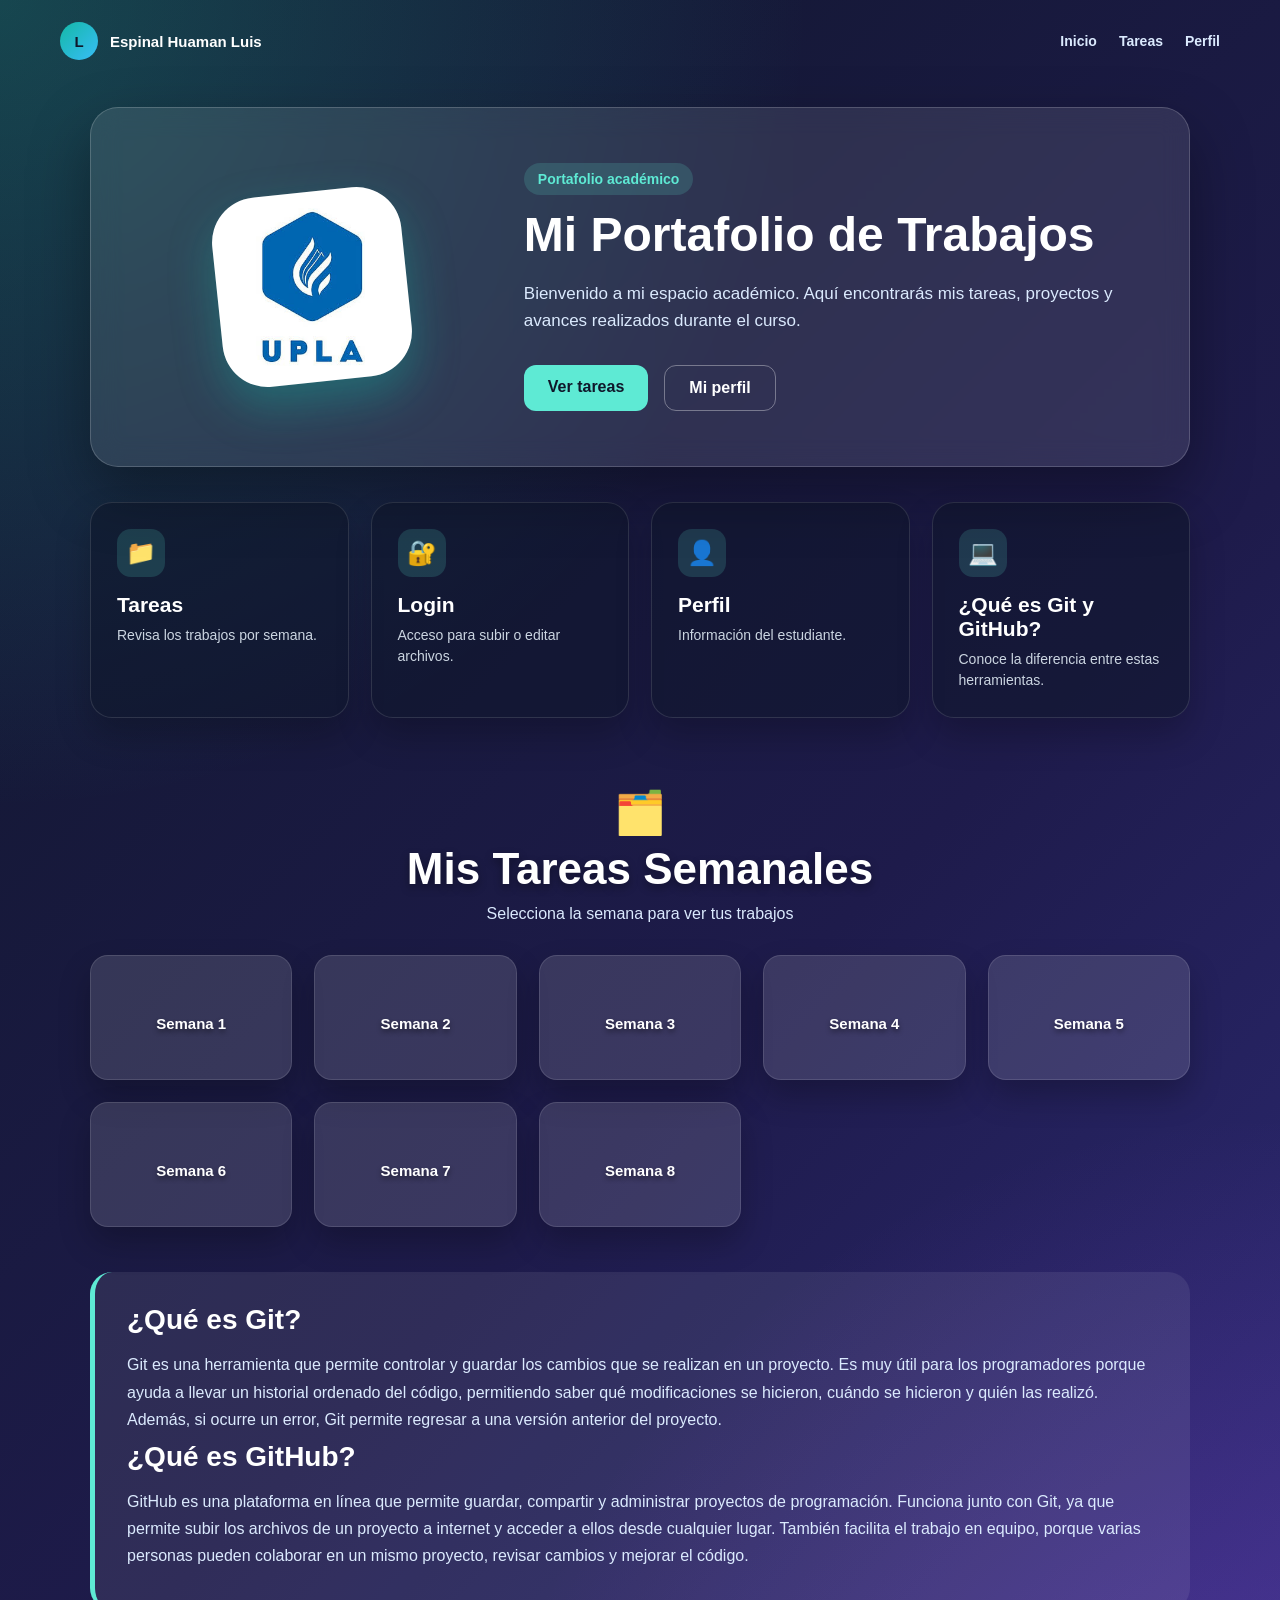
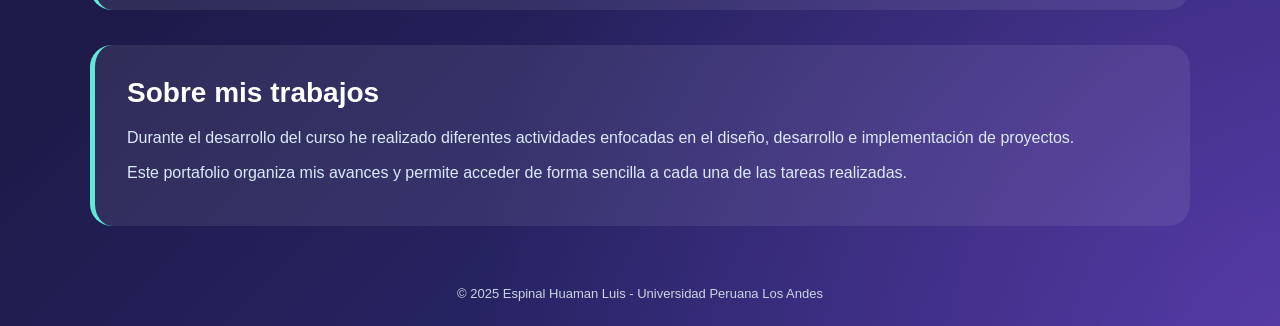
<file: index.html>
<!DOCTYPE html>
<html lang="es">
<head>
    <meta charset="UTF-8">
    <meta name="viewport" content="width=device-width, initial-scale=1.0">
    <title>Mi Portafolio de Trabajos</title>
    <link rel="stylesheet" href="styles.css">
</head>
<body>

    <header class="barra-superior">
        <div class="usuario">
            <div class="icono-usuario">L</div>
            <span>Espinal Huaman Luis</span>
        </div>

        <nav class="menu-superior">
            <a href="#">Inicio</a>
            <a href="#tareas">Tareas</a>
            <a href="perfil.html">Perfil</a>
        </nav>
    </header>

    <main class="contenedor">

        <section class="tarjeta-principal">
            <div class="lado-logo">
                <div class="logo">
                    <img src="UPLA.jpg" alt="Logo de la Universidad Peruana Los Andes">
                </div>
            </div>

            <div class="lado-texto">
                <p class="etiqueta">Portafolio académico</p>

                <h1>Mi Portafolio de Trabajos</h1>

                <p class="descripcion-corta">
                    Bienvenido a mi espacio académico. Aquí encontrarás mis tareas,
                    proyectos y avances realizados durante el curso.
                </p>

                <div class="botones">
                    <a href="#tareas" class="btn btn-principal">Ver tareas</a>
                    <a href="perfil.html" class="btn btn-secundario">Mi perfil</a>
                </div>
            </div>
        </section>

        <section class="opciones">
            <a href="#tareas" class="opcion">
                <div class="icono">📁</div>
                <h2>Tareas</h2>
                <p>Revisa los trabajos por semana.</p>
            </a>

            <a href="#" class="opcion">
                <div class="icono">🔐</div>
                <h2>Login</h2>
                <p>Acceso para subir o editar archivos.</p>
            </a>

            <a href="perfil.html" class="opcion">
                <div class="icono">👤</div>
                <h2>Perfil</h2>
                <p>Información del estudiante.</p>
            </a>

            <a href="#git-github" class="opcion">
                <div class="icono">💻</div>
                <h2>¿Qué es Git y GitHub?</h2>
                <p>Conoce la diferencia entre estas herramientas.</p>
            </a>
        </section>

        <section id="tareas" class="tareas-semanales">
            <div class="encabezado-tareas">
                <div class="icono-titulo">🗂️</div>
                <h2>Mis Tareas Semanales</h2>
                <p>Selecciona la semana para ver tus trabajos</p>
            </div>

            <div class="grid-tareas">
                <a href="semana1.html" class="tarjeta-tarea">
                    <div class="emoji-tarea"></div>
                    <h3>Semana 1</h3>
                </a>

                <a href="semana2.html" class="tarjeta-tarea">
                    <div class="emoji-tarea"></div>
                    <h3>Semana 2</h3>
                </a>

                <a href="semana3.html" class="tarjeta-tarea">
                    <div class="emoji-tarea"></div>
                    <h3>Semana 3</h3>
                </a>

                <a href="semana4.html" class="tarjeta-tarea">
                    <div class="emoji-tarea"></div>
                    <h3>Semana 4</h3>
                </a>

                <a href="semana5.html" class="tarjeta-tarea">
                    <div class="emoji-tarea"></div>
                    <h3>Semana 5</h3>
                </a>

                <a href="semana6.html" class="tarjeta-tarea">
                    <div class="emoji-tarea"></div>
                    <h3>Semana 6</h3>
                </a>

                <a href="semana7.html" class="tarjeta-tarea">
                    <div class="emoji-tarea"></div>
                    <h3>Semana 7</h3>
                </a>

                <a href="semana8.html" class="tarjeta-tarea">
                    <div class="emoji-tarea"></div>
                    <h3>Semana 8</h3>
                </a>

           
            </div>
        </section>

        <section id="git-github" class="informacion">
            <h2>¿Qué es Git?</h2>

            <p>
                Git es una herramienta que permite controlar y guardar los cambios que se
                realizan en un proyecto. Es muy útil para los programadores porque ayuda
                a llevar un historial ordenado del código, permitiendo saber qué
                modificaciones se hicieron, cuándo se hicieron y quién las realizó.
                Además, si ocurre un error, Git permite regresar a una versión anterior
                del proyecto.
            </p>

            <h2>¿Qué es GitHub?</h2>

            <p>
                GitHub es una plataforma en línea que permite guardar, compartir y
                administrar proyectos de programación. Funciona junto con Git, ya que
                permite subir los archivos de un proyecto a internet y acceder a ellos
                desde cualquier lugar. También facilita el trabajo en equipo, porque
                varias personas pueden colaborar en un mismo proyecto, revisar cambios
                y mejorar el código.
            </p>
        </section>

        <section class="informacion">
            <h2>Sobre mis trabajos</h2>

            <p>
                Durante el desarrollo del curso he realizado diferentes actividades
                enfocadas en el diseño, desarrollo e implementación de proyectos.
            </p>

            <p>
                Este portafolio organiza mis avances y permite acceder de forma sencilla
                a cada una de las tareas realizadas.
            </p>
        </section>

    </main>

    <footer>
        <p>© 2025 Espinal Huaman Luis - Universidad Peruana Los Andes</p>
    </footer>

    <script src="script.js"></script>
</body>
</html>
</file>
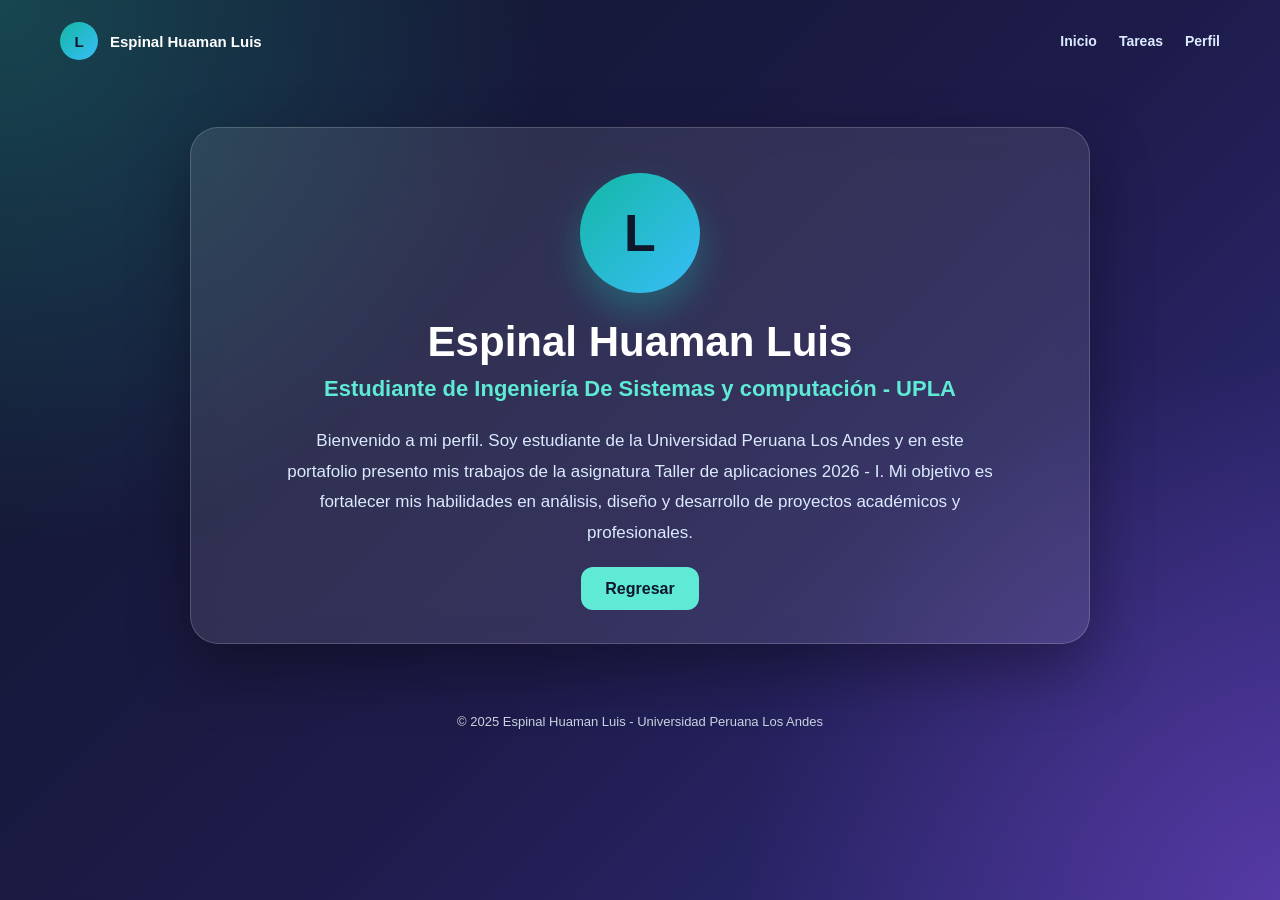
<file: perfil.html>
<!DOCTYPE html>
<html lang="es">
<head>
    <meta charset="UTF-8">
    <meta name="viewport" content="width=device-width, initial-scale=1.0">
    <title>Perfil - Espinal Huaman Luis</title>
    <link rel="stylesheet" href="styles.css">
</head>
<body class="pagina-perfil">

    <header class="barra-superior">
        <div class="usuario">
            <div class="icono-usuario">L</div>
            <span>Espinal Huaman Luis</span>
        </div>

        <nav class="menu-superior">
            <a href="index.html">Inicio</a>
            <a href="index.html#tareas">Tareas</a>
            <a href="perfil.html">Perfil</a>
        </nav>
    </header>

    <main class="contenedor-perfil">
        <section class="tarjeta-perfil">

            <div class="avatar-perfil">
                <span>L</span>
            </div>

            <h1>Espinal Huaman Luis</h1>

            <h2>Estudiante de Ingeniería De Sistemas y computación - UPLA</h2>

            <p>
                Bienvenido a mi perfil. Soy estudiante de la Universidad Peruana Los Andes
                y en este portafolio presento mis trabajos de la asignatura Taller de aplicaciones 2026 - I.
                Mi objetivo es fortalecer mis habilidades en análisis, diseño y desarrollo
                de proyectos académicos y profesionales.
            </p>

            <a href="index.html" class="btn btn-principal">Regresar</a>

        </section>
    </main>

    <footer>
        <p>© 2025 Espinal Huaman Luis - Universidad Peruana Los Andes</p>
    </footer>

</body>
</html>
</file>
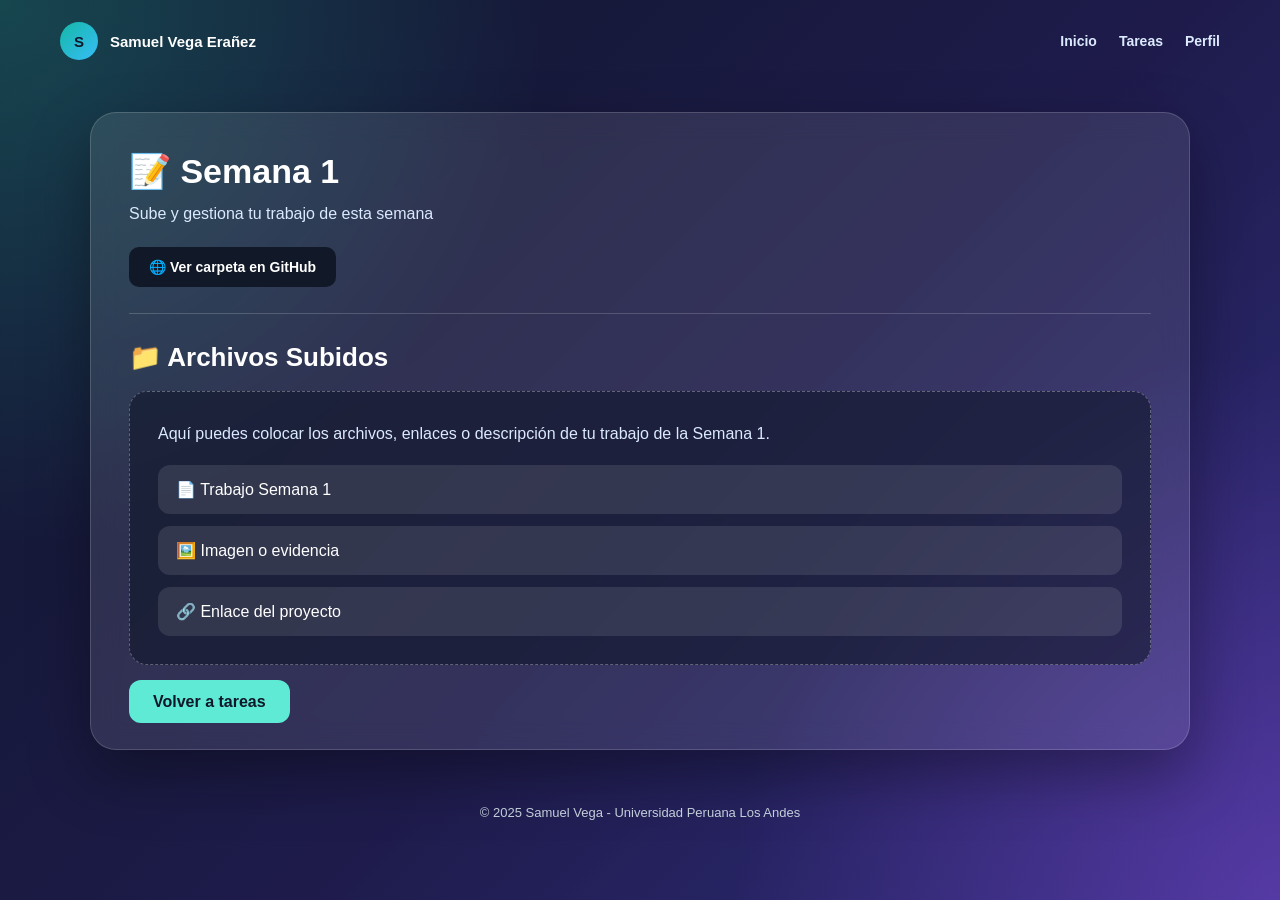
<file: semana1.html>
<!DOCTYPE html>
<html lang="es">
<head>
    <meta charset="UTF-8">
    <meta name="viewport" content="width=device-width, initial-scale=1.0">
    <title>Semana 1</title>
    <link rel="stylesheet" href="styles.css">
</head>
<body class="pagina-semana">

    <header class="barra-superior">
        <div class="usuario">
            <div class="icono-usuario">S</div>
            <span>Samuel Vega Erañez</span>
        </div>

        <nav class="menu-superior">
            <a href="index.html">Inicio</a>
            <a href="index.html#tareas">Tareas</a>
            <a href="#">Perfil</a>
        </nav>
    </header>

    <main class="contenedor-semana">
        <section class="tarjeta-semana">

            <div class="encabezado-semana">
                <h1>📝 Semana 1 </h1>
                <p>Sube y gestiona tu trabajo de esta semana</p>

                <a href="https://github.com/Luis2003-sudo/Desarrollo_Aplicaciones_I/tree/main/tareas_semanales/semana1" class="btn-github">🌐 Ver carpeta en GitHub</a>
            </div>

            <div class="archivos-subidos">
                <h2>📁 Archivos Subidos</h2>

                <div class="caja-archivos">
                    <p>Aquí puedes colocar los archivos, enlaces o descripción de tu trabajo de la Semana 1.</p>

                    <div class="lista-archivos">
                        <a href="#" class="archivo">📄 Trabajo Semana 1</a>
                        <a href="#" class="archivo">🖼️ Imagen o evidencia</a>
                        <a href="#" class="archivo">🔗 Enlace del proyecto</a>
                    </div>
                </div>
            </div>

            <div class="volver">
                <a href="index.html#tareas" class="btn btn-principal">Volver a tareas</a>
            </div>

        </section>
    </main>

    <footer>
        <p>© 2025 Samuel Vega - Universidad Peruana Los Andes</p>
    </footer>

</body>
</html>
</file>
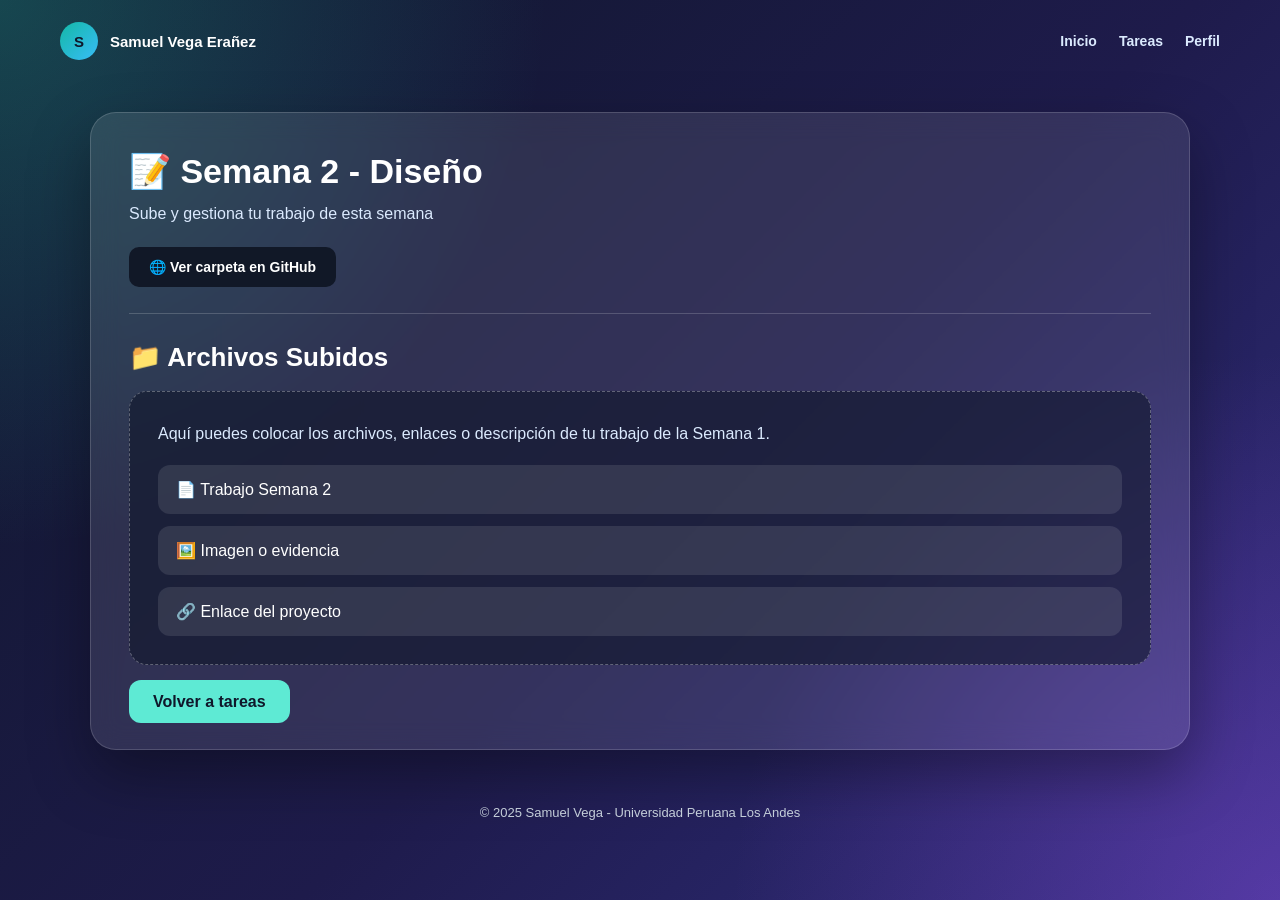
<file: semana2.html>
<!DOCTYPE html>
<html lang="es">
<head>
    <meta charset="UTF-8">
    <meta name="viewport" content="width=device-width, initial-scale=1.0">
    <title>Semana 2 - Diseño</title>
    <link rel="stylesheet" href="styles.css">
</head>
<body class="pagina-semana">

    <header class="barra-superior">
        <div class="usuario">
            <div class="icono-usuario">S</div>
            <span>Samuel Vega Erañez</span>
        </div>

        <nav class="menu-superior">
            <a href="index.html">Inicio</a>
            <a href="index.html#tareas">Tareas</a>
            <a href="#">Perfil</a>
        </nav>
    </header>

    <main class="contenedor-semana">
        <section class="tarjeta-semana">

            <div class="encabezado-semana">
                <h1>📝 Semana 2 - Diseño</h1>
                <p>Sube y gestiona tu trabajo de esta semana</p>

                <a href="https://github.com/Luis2003-sudo/Desarrollo_Aplicaciones_I/tree/main/tareas_semanales/semana2" class="btn-github">🌐 Ver carpeta en GitHub</a>
            </div>

            <div class="archivos-subidos">
                <h2>📁 Archivos Subidos</h2>

                <div class="caja-archivos">
                    <p>Aquí puedes colocar los archivos, enlaces o descripción de tu trabajo de la Semana 1.</p>

                    <div class="lista-archivos">
                        <a href="#" class="archivo">📄 Trabajo Semana 2</a>
                        <a href="#" class="archivo">🖼️ Imagen o evidencia</a>
                        <a href="#" class="archivo">🔗 Enlace del proyecto</a>
                    </div>
                </div>
            </div>

            <div class="volver">
                <a href="index.html#tareas" class="btn btn-principal">Volver a tareas</a>
            </div>

        </section>
    </main>

    <footer>
        <p>© 2025 Samuel Vega - Universidad Peruana Los Andes</p>
    </footer>

</body>
</html>
</file>
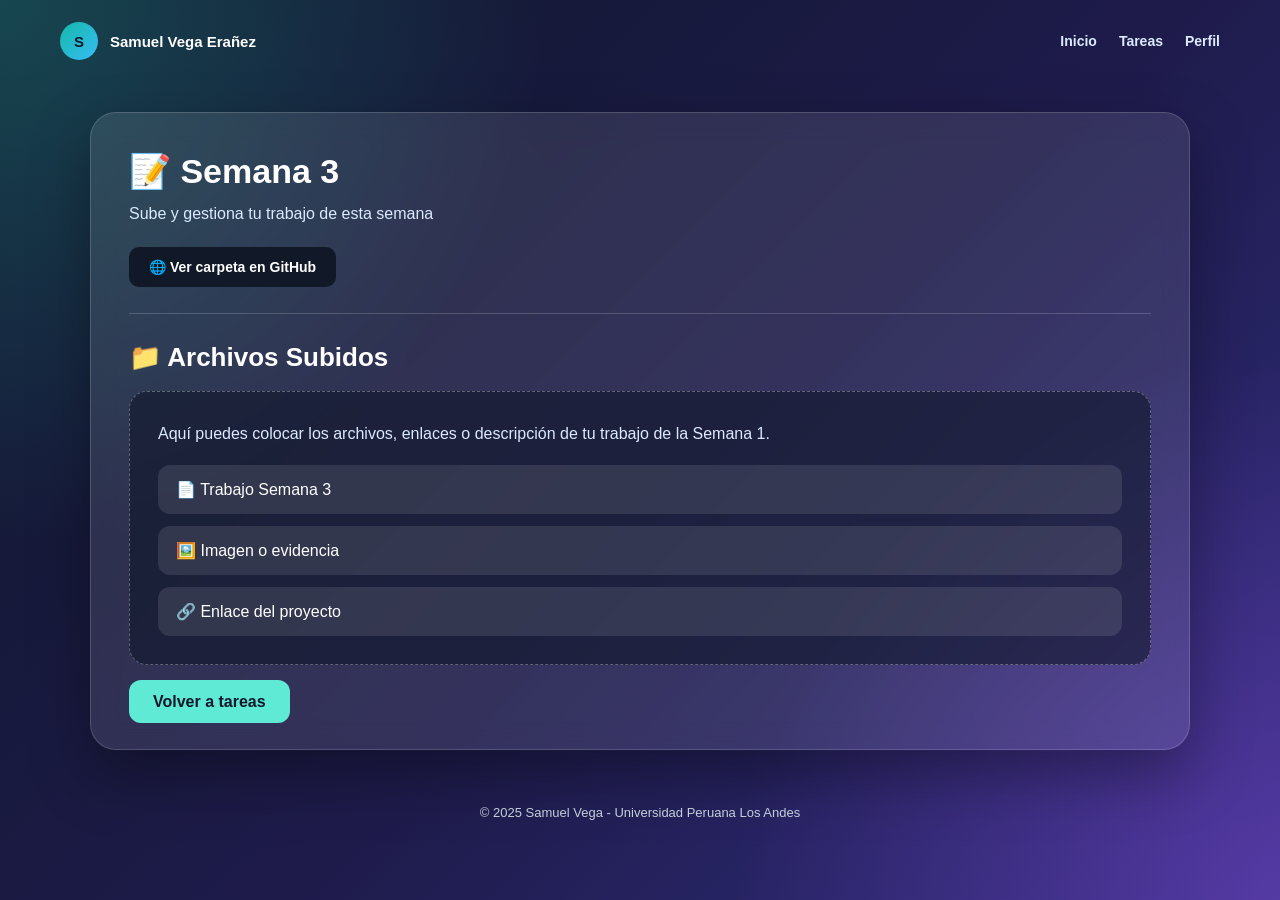
<file: semana3.html>
<!DOCTYPE html>
<html lang="es">
<head>
    <meta charset="UTF-8">
    <meta name="viewport" content="width=device-width, initial-scale=1.0">
    <title>Semana 3 </title>
    <link rel="stylesheet" href="styles.css">
</head>
<body class="pagina-semana">

    <header class="barra-superior">
        <div class="usuario">
            <div class="icono-usuario">S</div>
            <span>Samuel Vega Erañez</span>
        </div>

        <nav class="menu-superior">
            <a href="index.html">Inicio</a>
            <a href="index.html#tareas">Tareas</a>
            <a href="#">Perfil</a>
        </nav>
    </header>

    <main class="contenedor-semana">
        <section class="tarjeta-semana">

            <div class="encabezado-semana">
                <h1>📝 Semana 3</h1>
                <p>Sube y gestiona tu trabajo de esta semana</p>

                <a href="https://github.com/Luis2003-sudo/Desarrollo_Aplicaciones_I/tree/main/tareas_semanales/semana3" class="btn-github">🌐 Ver carpeta en GitHub</a>
            </div>

            <div class="archivos-subidos">
                <h2>📁 Archivos Subidos</h2>

                <div class="caja-archivos">
                    <p>Aquí puedes colocar los archivos, enlaces o descripción de tu trabajo de la Semana 1.</p>

                    <div class="lista-archivos">
                        <a href="#" class="archivo">📄 Trabajo Semana 3</a>
                        <a href="#" class="archivo">🖼️ Imagen o evidencia</a>
                        <a href="#" class="archivo">🔗 Enlace del proyecto</a>
                    </div>
                </div>
            </div>

            <div class="volver">
                <a href="index.html#tareas" class="btn btn-principal">Volver a tareas</a>
            </div>

        </section>
    </main>

    <footer>
        <p>© 2025 Samuel Vega - Universidad Peruana Los Andes</p>
    </footer>

</body>
</html>
</file>
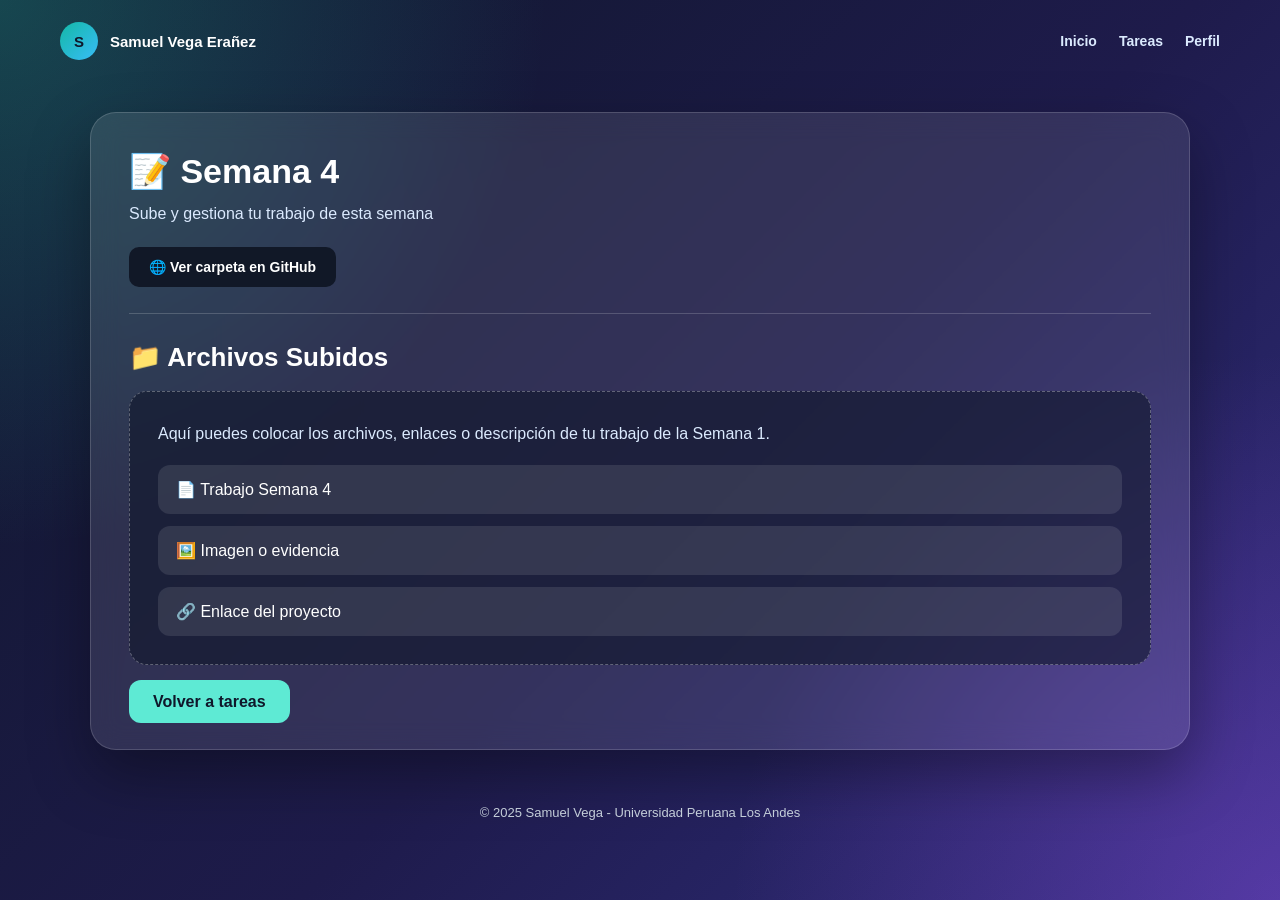
<file: semana4.html>
<!DOCTYPE html>
<html lang="es">
<head>
    <meta charset="UTF-8">
    <meta name="viewport" content="width=device-width, initial-scale=1.0">
    <title>Semana 4</title>
    <link rel="stylesheet" href="styles.css">
</head>
<body class="pagina-semana">

    <header class="barra-superior">
        <div class="usuario">
            <div class="icono-usuario">S</div>
            <span>Samuel Vega Erañez</span>
        </div>

        <nav class="menu-superior">
            <a href="index.html">Inicio</a>
            <a href="index.html#tareas">Tareas</a>
            <a href="#">Perfil</a>
        </nav>
    </header>

    <main class="contenedor-semana">
        <section class="tarjeta-semana">

            <div class="encabezado-semana">
                <h1>📝 Semana 4</h1>
                <p>Sube y gestiona tu trabajo de esta semana</p>

                <a href="https://github.com/Luis2003-sudo/Desarrollo_Aplicaciones_I/tree/main/tareas_semanales/semana4" class="btn-github">🌐 Ver carpeta en GitHub</a>
            </div>

            <div class="archivos-subidos">
                <h2>📁 Archivos Subidos</h2>

                <div class="caja-archivos">
                    <p>Aquí puedes colocar los archivos, enlaces o descripción de tu trabajo de la Semana 1.</p>

                    <div class="lista-archivos">
                        <a href="#" class="archivo">📄 Trabajo Semana 4</a>
                        <a href="#" class="archivo">🖼️ Imagen o evidencia</a>
                        <a href="#" class="archivo">🔗 Enlace del proyecto</a>
                    </div>
                </div>
            </div>

            <div class="volver">
                <a href="index.html#tareas" class="btn btn-principal">Volver a tareas</a>
            </div>

        </section>
    </main>

    <footer>
        <p>© 2025 Samuel Vega - Universidad Peruana Los Andes</p>
    </footer>

</body>
</html>
</file>
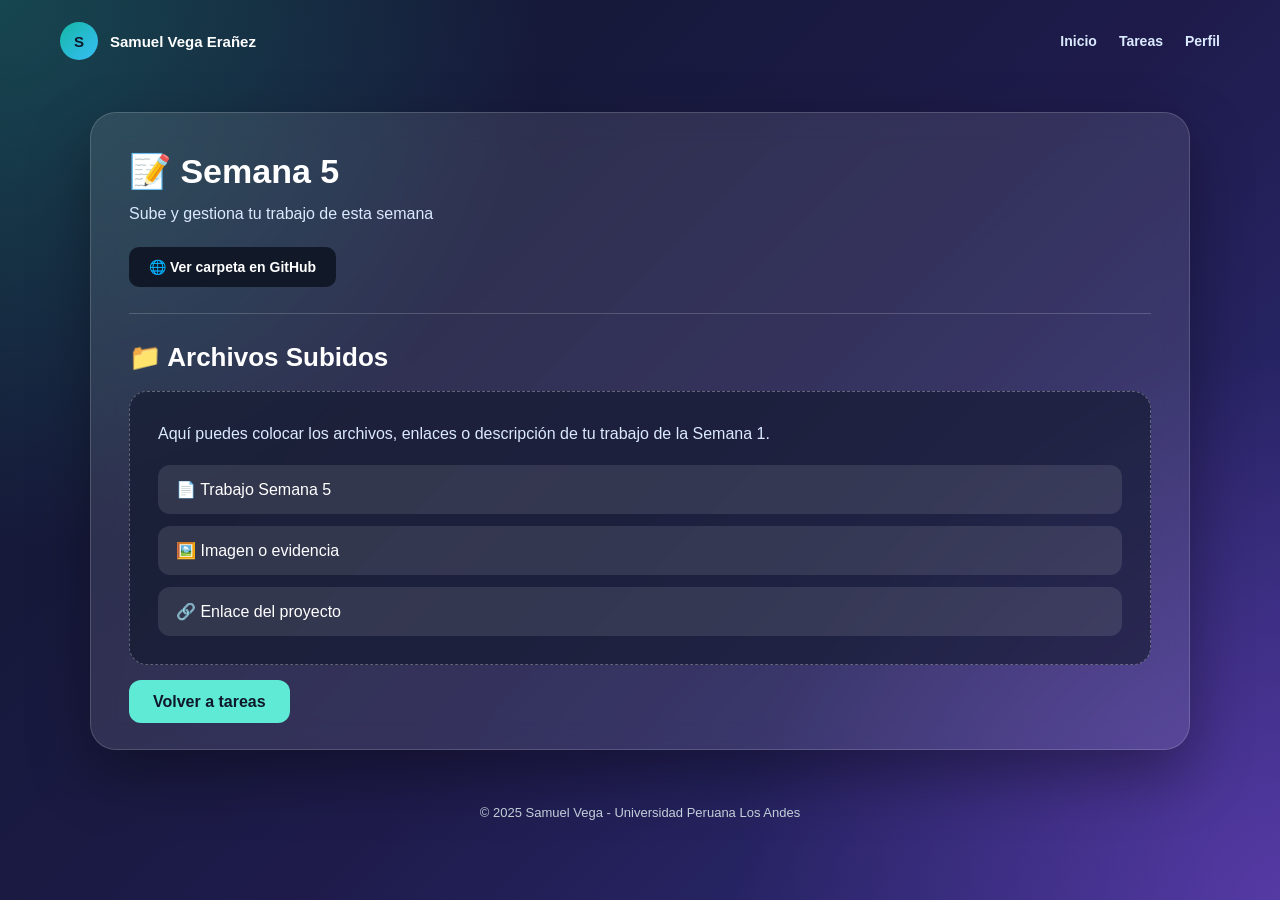
<file: semana5.html>
<!DOCTYPE html>
<html lang="es">
<head>
    <meta charset="UTF-8">
    <meta name="viewport" content="width=device-width, initial-scale=1.0">
    <title>Semana 5</title>
    <link rel="stylesheet" href="styles.css">
</head>
<body class="pagina-semana">

    <header class="barra-superior">
        <div class="usuario">
            <div class="icono-usuario">S</div>
            <span>Samuel Vega Erañez</span>
        </div>

        <nav class="menu-superior">
            <a href="index.html">Inicio</a>
            <a href="index.html#tareas">Tareas</a>
            <a href="#">Perfil</a>
        </nav>
    </header>

    <main class="contenedor-semana">
        <section class="tarjeta-semana">

            <div class="encabezado-semana">
                <h1>📝 Semana 5</h1>
                <p>Sube y gestiona tu trabajo de esta semana</p>

                <a href="https://github.com/Luis2003-sudo/Desarrollo_Aplicaciones_I/tree/main/tareas_semanales/semana5" class="btn-github">🌐 Ver carpeta en GitHub</a>
            </div>

            <div class="archivos-subidos">
                <h2>📁 Archivos Subidos</h2>

                <div class="caja-archivos">
                    <p>Aquí puedes colocar los archivos, enlaces o descripción de tu trabajo de la Semana 1.</p>

                    <div class="lista-archivos">
                        <a href="#" class="archivo">📄 Trabajo Semana 5</a>
                        <a href="#" class="archivo">🖼️ Imagen o evidencia</a>
                        <a href="#" class="archivo">🔗 Enlace del proyecto</a>
                    </div>
                </div>
            </div>

            <div class="volver">
                <a href="index.html#tareas" class="btn btn-principal">Volver a tareas</a>
            </div>

        </section>
    </main>

    <footer>
        <p>© 2025 Samuel Vega - Universidad Peruana Los Andes</p>
    </footer>

</body>
</html>
</file>
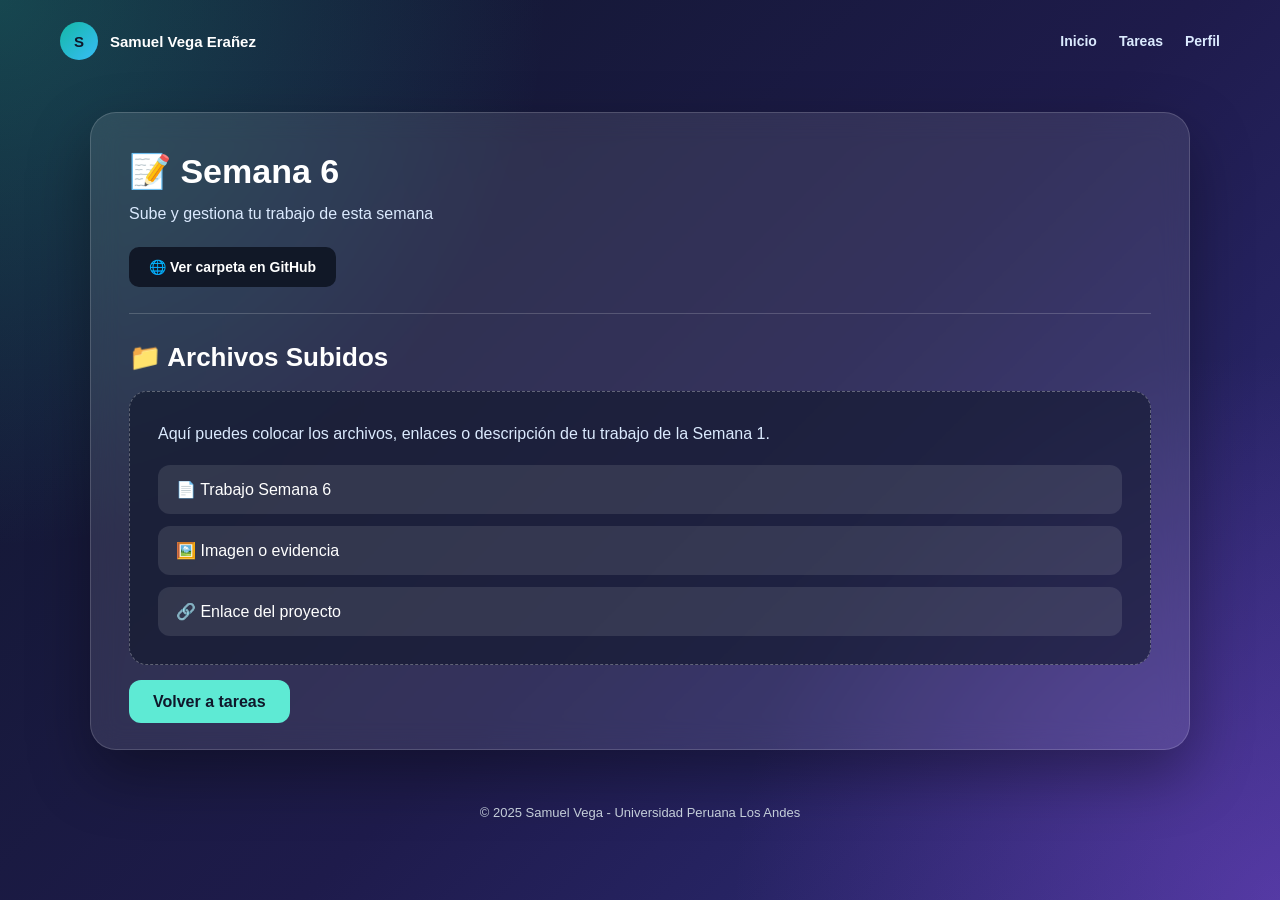
<file: semana6.html>
<!DOCTYPE html>
<html lang="es">
<head>
    <meta charset="UTF-8">
    <meta name="viewport" content="width=device-width, initial-scale=1.0">
    <title>Semana 6</title>
    <link rel="stylesheet" href="styles.css">
</head>
<body class="pagina-semana">

    <header class="barra-superior">
        <div class="usuario">
            <div class="icono-usuario">S</div>
            <span>Samuel Vega Erañez</span>
        </div>

        <nav class="menu-superior">
            <a href="index.html">Inicio</a>
            <a href="index.html#tareas">Tareas</a>
            <a href="#">Perfil</a>
        </nav>
    </header>

    <main class="contenedor-semana">
        <section class="tarjeta-semana">

            <div class="encabezado-semana">
                <h1>📝 Semana 6</h1>
                <p>Sube y gestiona tu trabajo de esta semana</p>

                <a href="https://github.com/Luis2003-sudo/Desarrollo_Aplicaciones_I/tree/main/tareas_semanales/seamna6" class="btn-github">🌐 Ver carpeta en GitHub</a>
            </div>

            <div class="archivos-subidos">
                <h2>📁 Archivos Subidos</h2>

                <div class="caja-archivos">
                    <p>Aquí puedes colocar los archivos, enlaces o descripción de tu trabajo de la Semana 1.</p>

                    <div class="lista-archivos">
                        <a href="#" class="archivo">📄 Trabajo Semana 6</a>
                        <a href="#" class="archivo">🖼️ Imagen o evidencia</a>
                        <a href="#" class="archivo">🔗 Enlace del proyecto</a>
                    </div>
                </div>
            </div>

            <div class="volver">
                <a href="index.html#tareas" class="btn btn-principal">Volver a tareas</a>
            </div>

        </section>
    </main>

    <footer>
        <p>© 2025 Samuel Vega - Universidad Peruana Los Andes</p>
    </footer>

</body>
</html>
</file>
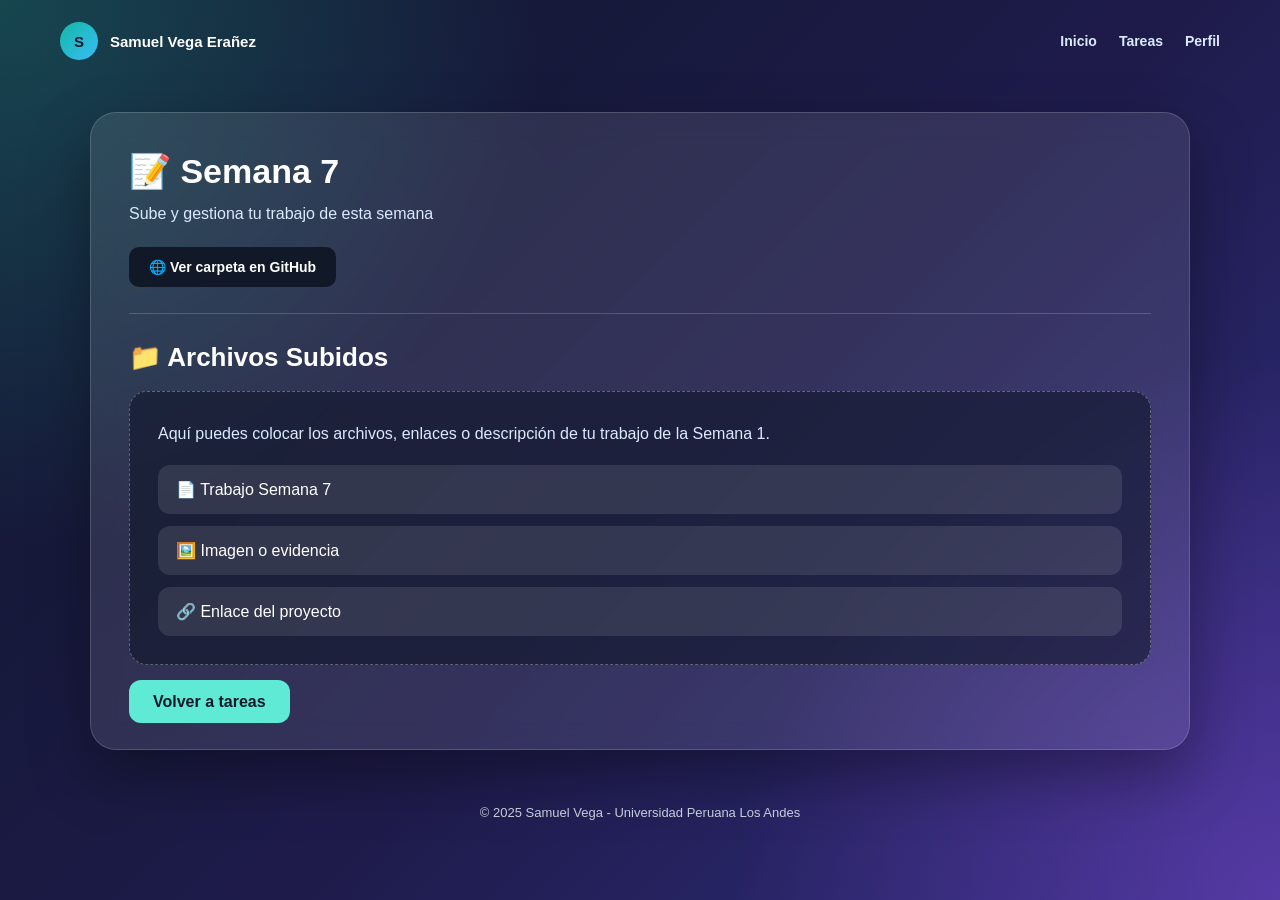
<file: semana7.html>
<!DOCTYPE html>
<html lang="es">
<head>
    <meta charset="UTF-8">
    <meta name="viewport" content="width=device-width, initial-scale=1.0">
    <title>Semana 7</title>
    <link rel="stylesheet" href="styles.css">
</head>
<body class="pagina-semana">

    <header class="barra-superior">
        <div class="usuario">
            <div class="icono-usuario">S</div>
            <span>Samuel Vega Erañez</span>
        </div>

        <nav class="menu-superior">
            <a href="index.html">Inicio</a>
            <a href="index.html#tareas">Tareas</a>
            <a href="#">Perfil</a>
        </nav>
    </header>

    <main class="contenedor-semana">
        <section class="tarjeta-semana">

            <div class="encabezado-semana">
                <h1>📝 Semana 7</h1>
                <p>Sube y gestiona tu trabajo de esta semana</p>

                <a href="https://github.com/Luis2003-sudo/Desarrollo_Aplicaciones_I/tree/main/tareas_semanales/semana7" class="btn-github">🌐 Ver carpeta en GitHub</a>
            </div>

            <div class="archivos-subidos">
                <h2>📁 Archivos Subidos</h2>

                <div class="caja-archivos">
                    <p>Aquí puedes colocar los archivos, enlaces o descripción de tu trabajo de la Semana 1.</p>

                    <div class="lista-archivos">
                        <a href="#" class="archivo">📄 Trabajo Semana 7</a>
                        <a href="#" class="archivo">🖼️ Imagen o evidencia</a>
                        <a href="#" class="archivo">🔗 Enlace del proyecto</a>
                    </div>
                </div>
            </div>

            <div class="volver">
                <a href="index.html#tareas" class="btn btn-principal">Volver a tareas</a>
            </div>

        </section>
    </main>

    <footer>
        <p>© 2025 Samuel Vega - Universidad Peruana Los Andes</p>
    </footer>

</body>
</html>
</file>
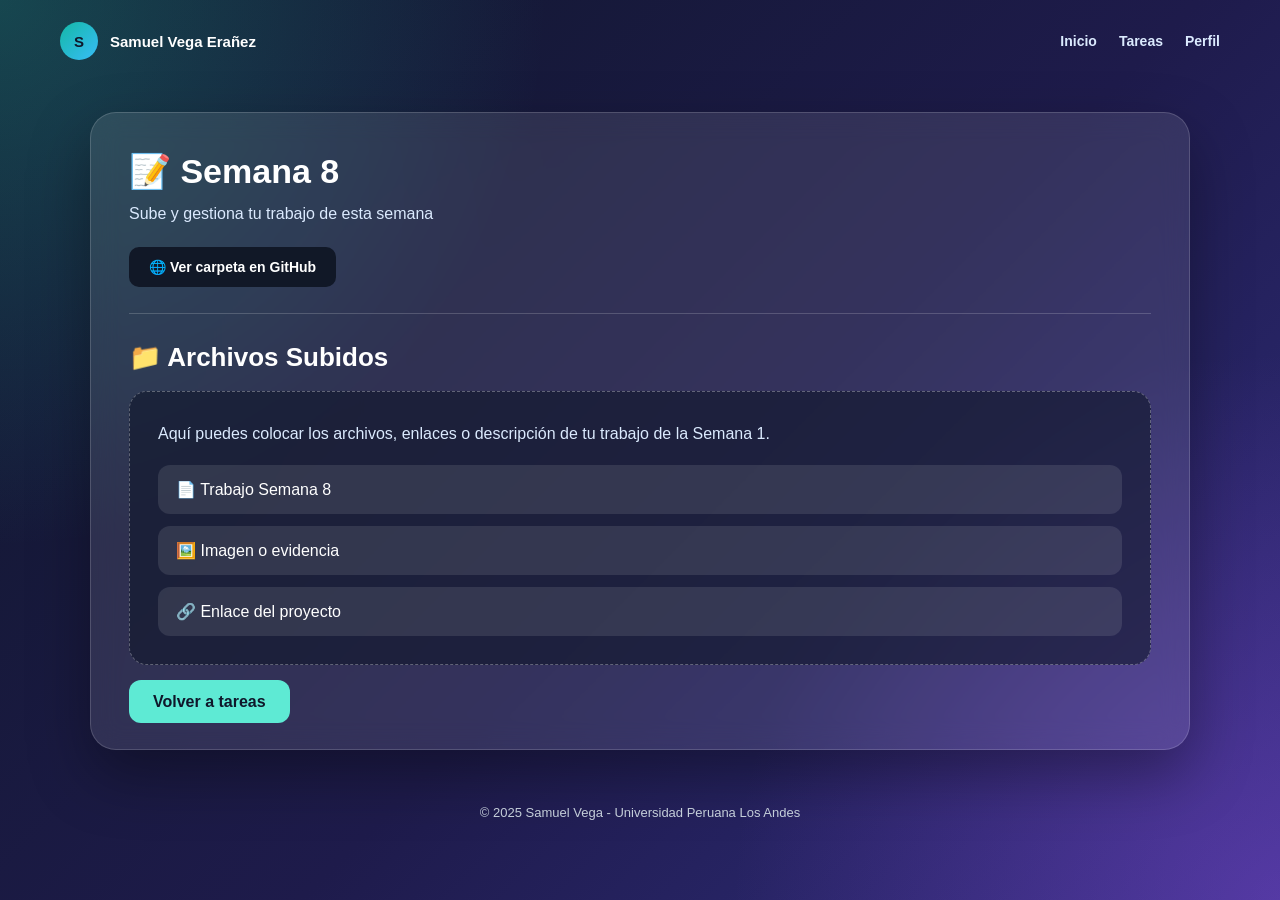
<file: semana8.html>
<!DOCTYPE html>
<html lang="es">
<head>
    <meta charset="UTF-8">
    <meta name="viewport" content="width=device-width, initial-scale=1.0">
    <title>Semana 8</title>
    <link rel="stylesheet" href="styles.css">
</head>
<body class="pagina-semana">

    <header class="barra-superior">
        <div class="usuario">
            <div class="icono-usuario">S</div>
            <span>Samuel Vega Erañez</span>
        </div>

        <nav class="menu-superior">
            <a href="index.html">Inicio</a>
            <a href="index.html#tareas">Tareas</a>
            <a href="#">Perfil</a>
        </nav>
    </header>

    <main class="contenedor-semana">
        <section class="tarjeta-semana">

            <div class="encabezado-semana">
                <h1>📝 Semana 8</h1>
                <p>Sube y gestiona tu trabajo de esta semana</p>

                <a href="https://github.com/Luis2003-sudo/Desarrollo_Aplicaciones_I/tree/main/tareas_semanales/semana8" class="btn-github">🌐 Ver carpeta en GitHub</a>
            </div>

            <div class="archivos-subidos">
                <h2>📁 Archivos Subidos</h2>

                <div class="caja-archivos">
                    <p>Aquí puedes colocar los archivos, enlaces o descripción de tu trabajo de la Semana 1.</p>

                    <div class="lista-archivos">
                        <a href="#" class="archivo">📄 Trabajo Semana 8</a>
                        <a href="#" class="archivo">🖼️ Imagen o evidencia</a>
                        <a href="#" class="archivo">🔗 Enlace del proyecto</a>
                    </div>
                </div>
            </div>

            <div class="volver">
                <a href="index.html#tareas" class="btn btn-principal">Volver a tareas</a>
            </div>

        </section>
    </main>

    <footer>
        <p>© 2025 Samuel Vega - Universidad Peruana Los Andes</p>
    </footer>

</body>
</html>
</file>
<file: styles.css>
* {
    margin: 0;
    padding: 0;
    box-sizing: border-box;
}

html {
    scroll-behavior: smooth;
}

body {
    min-height: 100vh;
    font-family: Arial, Helvetica, sans-serif;
    color: #ffffff;
    background:
        radial-gradient(circle at top left, rgba(45, 212, 191, 0.25), transparent 35%),
        radial-gradient(circle at bottom right, rgba(168, 85, 247, 0.30), transparent 35%),
        linear-gradient(135deg, #0f172a 0%, #1e1b4b 55%, #312e81 100%);
}

.barra-superior {
    width: 100%;
    padding: 22px 60px;
    display: flex;
    justify-content: space-between;
    align-items: center;
}

.usuario {
    display: flex;
    align-items: center;
    gap: 12px;
    font-size: 15px;
    font-weight: bold;
}

.icono-usuario {
    width: 38px;
    height: 38px;
    background: linear-gradient(135deg, #14b8a6, #38bdf8);
    color: #0f172a;
    border-radius: 50%;
    display: flex;
    align-items: center;
    justify-content: center;
}

.menu-superior {
    display: flex;
    gap: 22px;
}

.menu-superior a {
    color: #dbeafe;
    text-decoration: none;
    font-weight: bold;
    font-size: 14px;
}

.menu-superior a:hover {
    color: #5eead4;
}

.contenedor {
    width: 90%;
    max-width: 1100px;
    margin: 25px auto 0;
}

.tarjeta-principal {
    min-height: 360px;
    padding: 45px;
    display: grid;
    grid-template-columns: 35% 65%;
    align-items: center;
    gap: 35px;
    border-radius: 28px;
    background: rgba(255, 255, 255, 0.10);
    border: 1px solid rgba(255, 255, 255, 0.18);
    box-shadow: 0 25px 60px rgba(0, 0, 0, 0.35);
    backdrop-filter: blur(14px);
}

.lado-logo {
    display: flex;
    justify-content: center;
    align-items: center;
}

.logo {
    width: 190px;
    height: 190px;
    border-radius: 45px;
    background: #ffffff;
    display: flex;
    align-items: center;
    justify-content: center;
    padding: 16px;
    box-shadow:
        0 20px 45px rgba(20, 184, 166, 0.35),
        inset 0 0 20px rgba(255, 255, 255, 0.25);
    transform: rotate(-6deg);
    overflow: hidden;
}

.logo img {
    width: 100%;
    height: 100%;
    object-fit: contain;
    transform: rotate(6deg);
}

.lado-texto {
    text-align: left;
}

.etiqueta {
    display: inline-block;
    margin-bottom: 14px;
    padding: 8px 14px;
    border-radius: 30px;
    background: rgba(94, 234, 212, 0.16);
    color: #5eead4;
    font-weight: bold;
    font-size: 14px;
}

.lado-texto h1 {
    font-size: 48px;
    line-height: 1.1;
    margin-bottom: 18px;
}

.descripcion-corta {
    max-width: 600px;
    color: #dbeafe;
    font-size: 17px;
    line-height: 1.6;
}

.botones {
    margin-top: 30px;
    display: flex;
    gap: 16px;
}

.btn {
    padding: 13px 24px;
    border-radius: 12px;
    text-decoration: none;
    font-weight: bold;
    transition: 0.3s ease;
}

.btn-principal {
    background: #5eead4;
    color: #0f172a;
}

.btn-principal:hover {
    background: #2dd4bf;
    transform: translateY(-3px);
}

.btn-secundario {
    color: #ffffff;
    border: 1px solid rgba(255, 255, 255, 0.35);
}

.btn-secundario:hover {
    background: rgba(255, 255, 255, 0.12);
    transform: translateY(-3px);
}

.opciones {
    margin-top: 35px;
    display: grid;
    grid-template-columns: repeat(4, 1fr);
    gap: 22px;
}

.opcion {
    padding: 26px;
    min-height: 170px;
    border-radius: 22px;
    text-decoration: none;
    color: white;
    background: rgba(15, 23, 42, 0.55);
    border: 1px solid rgba(255, 255, 255, 0.12);
    box-shadow: 0 18px 35px rgba(0, 0, 0, 0.22);
    transition: 0.3s ease;
}

.opcion:hover {
    transform: translateY(-8px);
    border-color: #5eead4;
    background: rgba(30, 41, 59, 0.75);
}

.opcion .icono {
    width: 48px;
    height: 48px;
    margin-bottom: 16px;
    border-radius: 14px;
    background: rgba(94, 234, 212, 0.16);
    display: flex;
    align-items: center;
    justify-content: center;
    font-size: 24px;
}

.opcion h2 {
    font-size: 21px;
    margin-bottom: 8px;
}

.opcion p {
    color: #cbd5e1;
    font-size: 14px;
    line-height: 1.5;
}

.tareas-semanales {
    margin-top: 55px;
    padding: 15px 0 10px;
    scroll-margin-top: 30px;
}

.encabezado-tareas {
    text-align: center;
    margin-bottom: 32px;
}

.icono-titulo {
    font-size: 42px;
    margin-bottom: 8px;
}

.encabezado-tareas h2 {
    font-size: 44px;
    line-height: 1.1;
    margin-bottom: 12px;
    text-shadow: 0 4px 8px rgba(0, 0, 0, 0.35);
}

.encabezado-tareas p {
    color: #dbeafe;
    font-size: 16px;
}

.grid-tareas {
    display: grid;
    grid-template-columns: repeat(5, 1fr);
    gap: 22px;
}

.tarjeta-tarea {
    min-height: 125px;
    padding: 20px 14px;
    border-radius: 18px;
    text-decoration: none;
    color: #ffffff;
    background: rgba(255, 255, 255, 0.13);
    border: 1px solid rgba(255, 255, 255, 0.12);
    box-shadow: 0 16px 32px rgba(0, 0, 0, 0.24);
    display: flex;
    flex-direction: column;
    align-items: center;
    justify-content: center;
    text-align: center;
    transition: 0.3s ease;
}

.tarjeta-tarea:hover {
    transform: translateY(-8px) scale(1.03);
    background: rgba(255, 255, 255, 0.20);
    border-color: rgba(94, 234, 212, 0.65);
}

.emoji-tarea {
    font-size: 34px;
    margin-bottom: 12px;
    filter: drop-shadow(0 4px 5px rgba(0, 0, 0, 0.25));
}

.tarjeta-tarea h3 {
    font-size: 15px;
    line-height: 1.15;
    text-shadow: 0 3px 5px rgba(0, 0, 0, 0.45);
}

.informacion {
    margin: 35px 0;
    padding: 32px;
    border-radius: 22px;
    background: rgba(255, 255, 255, 0.08);
    border-left: 5px solid #5eead4;
}

.informacion h2 {
    font-size: 28px;
    margin-bottom: 15px;
}

.informacion p {
    color: #dbeafe;
    line-height: 1.7;
    margin-bottom: 8px;
}

footer {
    text-align: center;
    padding: 25px 10px;
    color: #cbd5e1;
    font-size: 13px;
}

@media (max-width: 850px) {
    .barra-superior {
        padding: 20px;
        flex-direction: column;
        gap: 15px;
    }

    .tarjeta-principal {
        grid-template-columns: 1fr;
        text-align: center;
        padding: 35px 25px;
    }

    .lado-texto {
        text-align: center;
    }

    .lado-texto h1 {
        font-size: 36px;
    }

    .botones {
        justify-content: center;
        flex-wrap: wrap;
    }

    .opciones {
        grid-template-columns: 1fr;
    }

    .encabezado-tareas h2 {
        font-size: 34px;
    }

    .grid-tareas {
        grid-template-columns: repeat(2, 1fr);
    }

    .logo {
        width: 150px;
        height: 150px;
    }
}

@media (max-width: 520px) {
    .grid-tareas {
        grid-template-columns: 1fr;
    }
}

.pagina-semana {
    min-height: 100vh;
}

.contenedor-semana {
    width: 90%;
    max-width: 1100px;
    margin: 30px auto;
}

.tarjeta-semana {
    padding: 38px;
    border-radius: 26px;
    background: rgba(255, 255, 255, 0.10);
    border: 1px solid rgba(255, 255, 255, 0.16);
    box-shadow: 0 25px 60px rgba(0, 0, 0, 0.35);
    backdrop-filter: blur(14px);
}

.encabezado-semana {
    padding-bottom: 26px;
    border-bottom: 1px solid rgba(255, 255, 255, 0.18);
}

.encabezado-semana h1 {
    font-size: 34px;
    margin-bottom: 14px;
}

.encabezado-semana p {
    color: #dbeafe;
    margin-bottom: 24px;
}

.btn-github {
    display: inline-block;
    padding: 12px 20px;
    border-radius: 10px;
    background: #111827;
    color: #ffffff;
    text-decoration: none;
    font-weight: bold;
    font-size: 14px;
    transition: 0.3s ease;
}

.btn-github:hover {
    background: #000000;
    transform: translateY(-3px);
}

.archivos-subidos {
    margin-top: 28px;
}

.archivos-subidos h2 {
    font-size: 26px;
    margin-bottom: 18px;
}

.caja-archivos {
    min-height: 180px;
    padding: 28px;
    border-radius: 18px;
    background: rgba(15, 23, 42, 0.60);
    border: 1px dashed rgba(255, 255, 255, 0.30);
}

.caja-archivos p {
    color: #dbeafe;
    line-height: 1.7;
    margin-bottom: 10px;
}

.lista-archivos {
    margin-top: 18px;
    display: grid;
    gap: 12px;
}

.archivo {
    padding: 15px 18px;
    border-radius: 12px;
    background: rgba(255, 255, 255, 0.10);
    color: #ffffff;
    text-decoration: none;
    transition: 0.3s ease;
}

.archivo:hover {
    background: rgba(94, 234, 212, 0.18);
    transform: translateX(6px);
}

.volver {
    margin-top: 28px;
}

@media (max-width: 850px) {
    .tarjeta-semana {
        padding: 26px;
    }

    .encabezado-semana h1 {
        font-size: 28px;
    }
}

.pagina-perfil {
    min-height: 100vh;
}

.contenedor-perfil {
    width: 90%;
    max-width: 900px;
    margin: 45px auto;
}

.tarjeta-perfil {
    padding: 45px;
    border-radius: 28px;
    background: rgba(255, 255, 255, 0.10);
    border: 1px solid rgba(255, 255, 255, 0.18);
    box-shadow: 0 25px 60px rgba(0, 0, 0, 0.35);
    backdrop-filter: blur(14px);
    text-align: center;
}

.avatar-perfil {
    width: 120px;
    height: 120px;
    margin: 0 auto 25px;
    border-radius: 50%;
    background: linear-gradient(135deg, #14b8a6, #38bdf8);
    color: #0f172a;
    display: flex;
    align-items: center;
    justify-content: center;
    box-shadow: 0 18px 35px rgba(20, 184, 166, 0.35);
}

.avatar-perfil span {
    font-size: 52px;
    font-weight: 900;
}

.tarjeta-perfil h1 {
    font-size: 42px;
    margin-bottom: 10px;
}

.tarjeta-perfil h2 {
    font-size: 22px;
    color: #5eead4;
    margin-bottom: 24px;
}

.tarjeta-perfil p {
    max-width: 720px;
    margin: 0 auto 32px;
    color: #dbeafe;
    font-size: 17px;
    line-height: 1.8;
}

@media (max-width: 850px) {
    .tarjeta-perfil {
        padding: 32px 24px;
    }

    .tarjeta-perfil h1 {
        font-size: 32px;
    }

    .tarjeta-perfil h2 {
        font-size: 19px;
    }
}
</file>
